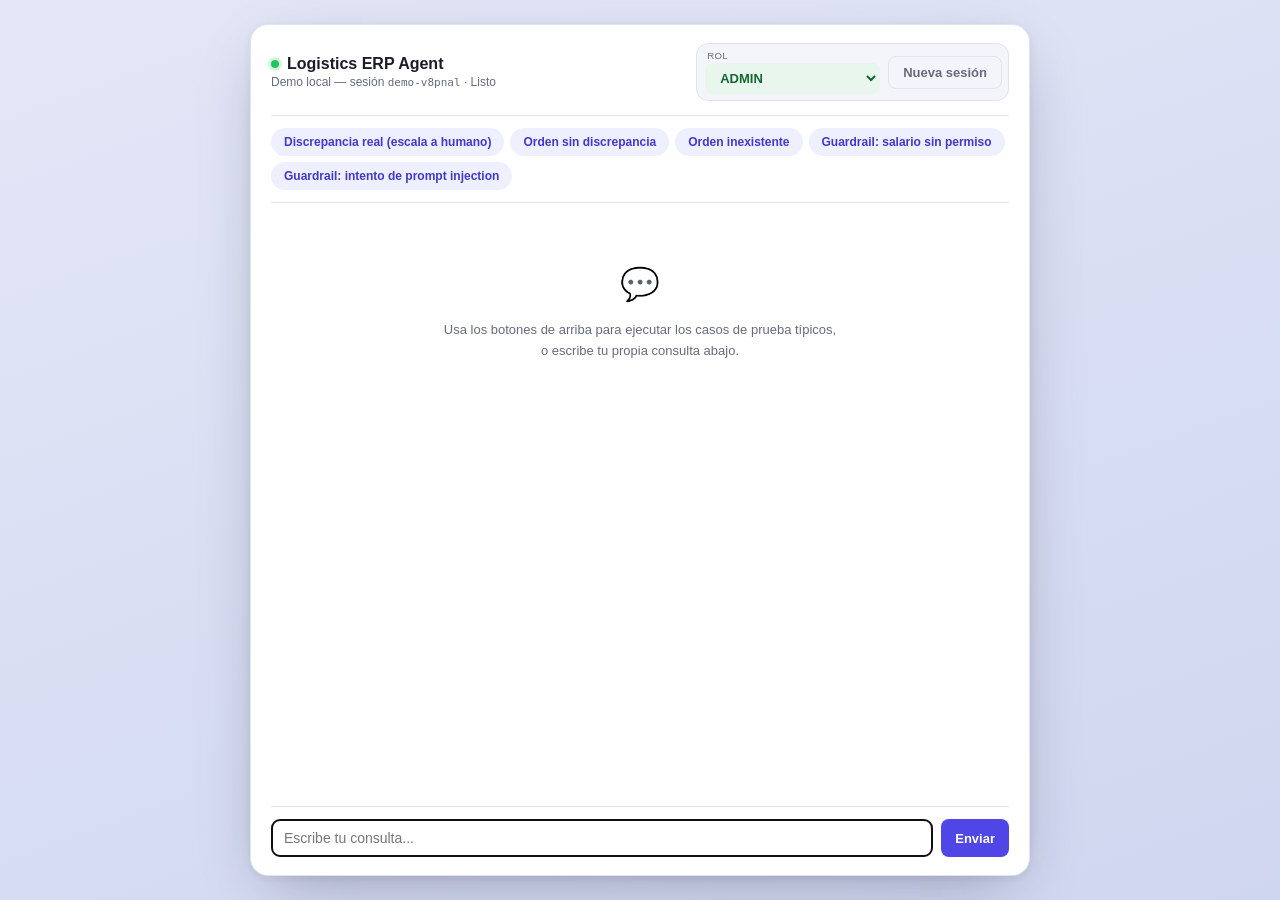
<file: web/index.html>
<!doctype html>
<html lang="es">
<head>
<meta charset="utf-8">
<meta name="viewport" content="width=device-width, initial-scale=1">
<title>Logistics ERP Agent — Demo</title>
<link rel="stylesheet" href="style.css">
</head>
<body>
<div class="app">
  <header>
    <div>
      <h1>
        <span class="status-dot" id="statusDot" aria-hidden="true"></span>
        Logistics ERP Agent
      </h1>
      <div class="sub">Demo local — sesión <span id="threadLabel" class="thread-id"></span> · <span id="statusText">Listo</span></div>
    </div>
    <div class="controls">
      <div class="role-field">
        <label for="role">Rol</label>
        <select id="role" data-role="ADMIN">
          <option value="EMPLOYEE">EMPLOYEE</option>
          <option value="FINANCE_MANAGER">FINANCE_MANAGER</option>
          <option value="ADMIN" selected>ADMIN</option>
        </select>
      </div>
      <button class="secondary" id="newSession" title="Reinicia el thread_id y borra el historial visible">Nueva sesión</button>
    </div>
  </header>

  <div class="quick-prompts" id="quickPrompts"></div>

  <div class="messages" id="messages" aria-live="polite" aria-relevant="additions">
    <div class="empty-hint" id="emptyHint">
      <div class="empty-icon" aria-hidden="true">💬</div>
      Usa los botones de arriba para ejecutar los casos de prueba típicos,<br>
      o escribe tu propia consulta abajo.
    </div>
  </div>

  <form class="composer" id="composer">
    <input type="text" id="messageInput" placeholder="Escribe tu consulta..." autocomplete="off" aria-label="Mensaje para el agente">
    <button type="submit" id="sendBtn">Enviar</button>
  </form>
</div>

<script src="sse.js"></script>
<script src="app.js"></script>
</body>
</html>
</file>
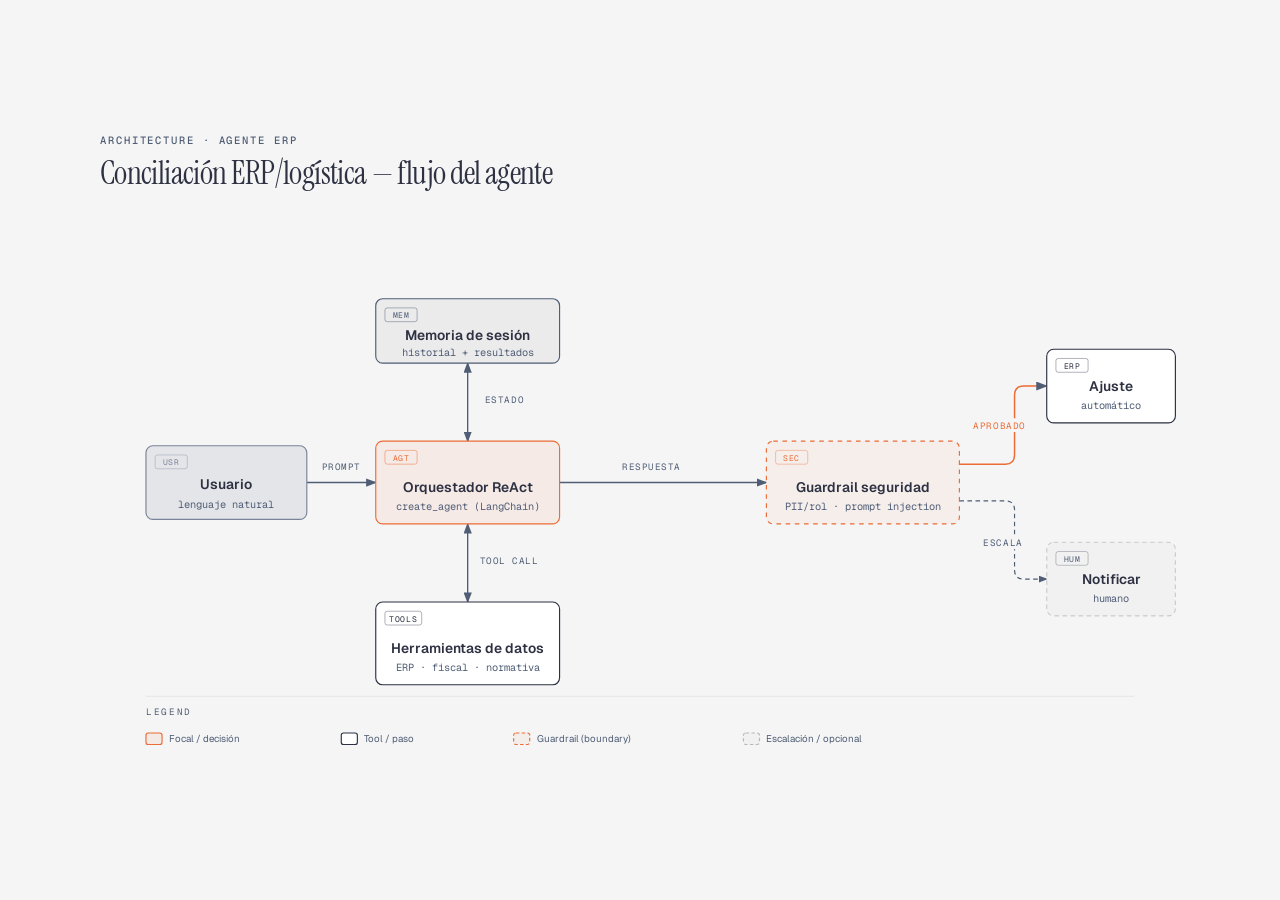
<file: docs/assets/arquitectura-agentica.html>
<!DOCTYPE html>
<html lang="es">
<head>
  <meta charset="UTF-8">
  <meta name="viewport" content="width=device-width, initial-scale=1.0">
  <title>Agente ERP · Arquitectura</title>
  <link href="https://fonts.googleapis.com/css2?family=Instrument+Serif:ital@0;1&family=Geist:wght@400;500;600&family=Geist+Mono:wght@400;500;600&display=swap" rel="stylesheet">
  <style>
    *, *::before, *::after { box-sizing: border-box; margin: 0; padding: 0; }
    :root {
      --color-paper:   #f5f5f5;
      --color-ink:     #2d3142;
      --color-muted:   #4f5d75;
      --color-accent:  #eb6c36;
      --font-sans:     'Geist', system-ui, sans-serif;
      --font-serif:    'Instrument Serif', serif;
      --font-mono:     'Geist Mono', ui-monospace, monospace;
    }
    body {
      font-family: var(--font-sans);
      background: var(--color-paper);
      color: var(--color-ink);
      min-height: 100vh;
      display: flex;
      align-items: center;
      justify-content: center;
      padding: 3rem 2rem;
    }
    .frame { max-width: 1080px; width: 100%; }
    .eyebrow {
      font-family: var(--font-mono);
      font-size: 0.66rem;
      font-weight: 500;
      letter-spacing: 0.18em;
      text-transform: uppercase;
      color: var(--color-muted);
      margin-bottom: 0.5rem;
    }
    h1 {
      font-family: var(--font-serif);
      font-size: clamp(1.5rem, 2.4vw + 0.75rem, 2rem);
      font-weight: 400;
      letter-spacing: -0.02em;
      line-height: 1.15;
      color: var(--color-ink);
      margin-bottom: 1.5rem;
    }
    svg { width: 100%; min-width: 820px; display: block; }
  </style>
</head>
<body>
  <div class="frame">
    <p class="eyebrow">Architecture · Agente ERP</p>
    <h1>Conciliación ERP/logística — flujo del agente</h1>

    <svg viewBox="0 0 940 480" xmlns="http://www.w3.org/2000/svg" role="img" aria-labelledby="erp-agent-title erp-agent-desc">
      <title id="erp-agent-title">Arquitectura del agente de conciliación ERP</title>
      <desc id="erp-agent-desc">Diagrama de arquitectura mostrando un orquestador ReAct que consulta herramientas de datos, pasa por un guardrail de seguridad, y aprueba un ajuste automático en el ERP o escala a revisión humana.</desc>
      <defs>
        <marker id="arrow" markerWidth="8" markerHeight="6" refX="7" refY="3" orient="auto"><polygon points="0 0, 8 3, 0 6" fill="#4f5d75"/></marker>
        <marker id="arrow-both" markerWidth="8" markerHeight="6" refX="7" refY="3" orient="auto-start-reverse"><polygon points="0 0, 8 3, 0 6" fill="#4f5d75"/></marker>
      </defs>

      <rect width="100%" height="100%" fill="#f5f5f5"/>

      <!-- Arrows first (behind boxes) -->
      <!-- Usuario -> Orquestador -->
      <line x1="180" y1="232" x2="240" y2="232" stroke="#4f5d75" stroke-width="1.2" marker-end="url(#arrow)"/>
      <rect x="187" y="212" width="46" height="12" rx="2" fill="#f5f5f5"/>
      <text x="210" y="221" fill="#4f5d75" font-size="8" font-family="'Geist Mono', monospace" text-anchor="middle" letter-spacing="0.06em">PROMPT</text>

      <!-- Orquestador <-> Memoria (bidirectional state) -->
      <line x1="320" y1="196" x2="320" y2="128" stroke="#4f5d75" stroke-width="1.2" marker-end="url(#arrow-both)" marker-start="url(#arrow-both)"/>
      <rect x="326" y="154" width="52" height="12" rx="2" fill="#f5f5f5"/>
      <text x="352" y="163" fill="#4f5d75" font-size="8" font-family="'Geist Mono', monospace" text-anchor="middle" letter-spacing="0.06em">ESTADO</text>

      <!-- Orquestador -> Herramientas (loop: agent calls tools, reads results back) -->
      <line x1="320" y1="268" x2="320" y2="336" stroke="#4f5d75" stroke-width="1.2" marker-end="url(#arrow-both)" marker-start="url(#arrow-both)"/>
      <rect x="326" y="294" width="60" height="12" rx="2" fill="#f5f5f5"/>
      <text x="356" y="303" fill="#4f5d75" font-size="8" font-family="'Geist Mono', monospace" text-anchor="middle" letter-spacing="0.06em">TOOL CALL</text>

      <!-- Orquestador -> Guardrail -->
      <line x1="400" y1="232" x2="580" y2="232" stroke="#4f5d75" stroke-width="1.2" marker-end="url(#arrow)"/>
      <rect x="447" y="212" width="66" height="12" rx="2" fill="#f5f5f5"/>
      <text x="480" y="221" fill="#4f5d75" font-size="8" font-family="'Geist Mono', monospace" text-anchor="middle" letter-spacing="0.06em">RESPUESTA</text>

      <!-- Guardrail -> Ajuste ERP (approved path) -->
      <path d="M 748,216 H 788 Q 796,216 796,208 V 156 Q 796,148 804,148 H 824"
            fill="none" stroke="#eb6c36" stroke-width="1.3" marker-end="url(#arrow)"/>
      <rect x="753" y="176" width="60" height="12" rx="2" fill="#f5f5f5"/>
      <text x="783" y="185" fill="#eb6c36" font-size="8" font-family="'Geist Mono', monospace" text-anchor="middle" letter-spacing="0.06em">APROBADO</text>

      <!-- Guardrail -> Notificar humano (escalation / blocked path) -->
      <path d="M 748,248 H 788 Q 796,248 796,256 V 308 Q 796,316 804,316 H 824"
            fill="none" stroke="#4f5d75" stroke-width="1" stroke-dasharray="4,3" marker-end="url(#arrow)"/>
      <rect x="761" y="278" width="50" height="12" rx="2" fill="#f5f5f5"/>
      <text x="786" y="287" fill="#4f5d75" font-size="8" font-family="'Geist Mono', monospace" text-anchor="middle" letter-spacing="0.06em">ESCALA</text>

      <!-- Node: Usuario (Input/User) -->
      <rect x="40" y="200" width="140" height="64" rx="6" fill="#f5f5f5"/>
      <rect x="40" y="200" width="140" height="64" rx="6" fill="rgba(79,93,117,0.10)" stroke="#7a8399" stroke-width="1"/>
      <rect x="48" y="208" width="28" height="12" rx="2" fill="transparent" stroke="rgba(122,131,153,0.40)" stroke-width="0.8"/>
      <text x="62" y="217" fill="#7a8399" font-size="7" font-family="'Geist Mono', monospace" text-anchor="middle" letter-spacing="0.08em">USR</text>
      <text x="110" y="238" fill="#2d3142" font-size="12" font-weight="600" font-family="'Geist', sans-serif" text-anchor="middle">Usuario</text>
      <text x="110" y="254" fill="#4f5d75" font-size="9" font-family="'Geist Mono', monospace" text-anchor="middle">lenguaje natural</text>

      <!-- Node: Memoria de sesión (Store) -->
      <rect x="240" y="72" width="160" height="56" rx="6" fill="#f5f5f5"/>
      <rect x="240" y="72" width="160" height="56" rx="6" fill="rgba(45,49,66,0.05)" stroke="#4f5d75" stroke-width="1"/>
      <rect x="248" y="80" width="28" height="12" rx="2" fill="transparent" stroke="rgba(79,93,117,0.50)" stroke-width="0.8"/>
      <text x="262" y="89" fill="#4f5d75" font-size="7" font-family="'Geist Mono', monospace" text-anchor="middle" letter-spacing="0.08em">MEM</text>
      <text x="320" y="108" fill="#2d3142" font-size="12" font-weight="600" font-family="'Geist', sans-serif" text-anchor="middle">Memoria de sesión</text>
      <text x="320" y="122" fill="#4f5d75" font-size="9" font-family="'Geist Mono', monospace" text-anchor="middle">historial + resultados</text>

      <!-- Node: Orquestador ReAct (FOCAL) -->
      <rect x="240" y="196" width="160" height="72" rx="6" fill="#f5f5f5"/>
      <rect x="240" y="196" width="160" height="72" rx="6" fill="rgba(235,108,54,0.08)" stroke="#eb6c36" stroke-width="1"/>
      <rect x="248" y="204" width="28" height="12" rx="2" fill="transparent" stroke="rgba(235,108,54,0.50)" stroke-width="0.8"/>
      <text x="262" y="213" fill="#eb6c36" font-size="7" font-family="'Geist Mono', monospace" text-anchor="middle" letter-spacing="0.08em">AGT</text>
      <text x="320" y="240" fill="#2d3142" font-size="12" font-weight="600" font-family="'Geist', sans-serif" text-anchor="middle">Orquestador ReAct</text>
      <text x="320" y="256" fill="#4f5d75" font-size="9" font-family="'Geist Mono', monospace" text-anchor="middle">create_agent (LangChain)</text>

      <!-- Node: Herramientas (grouped: ERP data, discrepancia fiscal, RAG normativo) -->
      <rect x="240" y="336" width="160" height="72" rx="6" fill="#f5f5f5"/>
      <rect x="240" y="336" width="160" height="72" rx="6" fill="#ffffff" stroke="#2d3142" stroke-width="1"/>
      <rect x="248" y="344" width="32" height="12" rx="2" fill="transparent" stroke="rgba(45,49,66,0.40)" stroke-width="0.8"/>
      <text x="264" y="353" fill="#2d3142" font-size="7" font-family="'Geist Mono', monospace" text-anchor="middle" letter-spacing="0.08em">TOOLS</text>
      <text x="320" y="380" fill="#2d3142" font-size="12" font-weight="600" font-family="'Geist', sans-serif" text-anchor="middle">Herramientas de datos</text>
      <text x="320" y="396" fill="#4f5d75" font-size="9" font-family="'Geist Mono', monospace" text-anchor="middle">ERP · fiscal · normativa</text>

      <!-- Node: Guardrail (Security/Boundary, FOCAL 2/2) -->
      <rect x="580" y="196" width="168" height="72" rx="6" fill="#f5f5f5"/>
      <rect x="580" y="196" width="168" height="72" rx="6" fill="rgba(235,108,54,0.05)" stroke="#eb6c36" stroke-width="1" stroke-dasharray="4,4"/>
      <rect x="588" y="204" width="28" height="12" rx="2" fill="transparent" stroke="rgba(235,108,54,0.40)" stroke-width="0.8"/>
      <text x="602" y="213" fill="#eb6c36" font-size="7" font-family="'Geist Mono', monospace" text-anchor="middle" letter-spacing="0.08em">SEC</text>
      <text x="664" y="240" fill="#2d3142" font-size="12" font-weight="600" font-family="'Geist', sans-serif" text-anchor="middle">Guardrail seguridad</text>
      <text x="664" y="256" fill="#4f5d75" font-size="9" font-family="'Geist Mono', monospace" text-anchor="middle">PII/rol · prompt injection</text>

      <!-- Node: Ajuste ERP automático (approved outcome) -->
      <rect x="824" y="116" width="112" height="64" rx="6" fill="#f5f5f5"/>
      <rect x="824" y="116" width="112" height="64" rx="6" fill="#ffffff" stroke="#2d3142" stroke-width="1"/>
      <rect x="832" y="124" width="28" height="12" rx="2" fill="transparent" stroke="rgba(45,49,66,0.40)" stroke-width="0.8"/>
      <text x="846" y="133" fill="#2d3142" font-size="7" font-family="'Geist Mono', monospace" text-anchor="middle" letter-spacing="0.08em">ERP</text>
      <text x="880" y="152" fill="#2d3142" font-size="12" font-weight="600" font-family="'Geist', sans-serif" text-anchor="middle">Ajuste</text>
      <text x="880" y="168" fill="#4f5d75" font-size="9" font-family="'Geist Mono', monospace" text-anchor="middle">automático</text>

      <!-- Node: Notificar humano (escalation outcome, Optional/Async) -->
      <rect x="824" y="284" width="112" height="64" rx="6" fill="#f5f5f5"/>
      <rect x="824" y="284" width="112" height="64" rx="6" fill="rgba(45,49,66,0.02)" stroke="rgba(45,49,66,0.20)" stroke-width="1" stroke-dasharray="4,3"/>
      <rect x="832" y="292" width="28" height="12" rx="2" fill="transparent" stroke="rgba(45,49,66,0.30)" stroke-width="0.8"/>
      <text x="846" y="301" fill="#4f5d75" font-size="7" font-family="'Geist Mono', monospace" text-anchor="middle" letter-spacing="0.08em">HUM</text>
      <text x="880" y="320" fill="#2d3142" font-size="12" font-weight="600" font-family="'Geist', sans-serif" text-anchor="middle">Notificar</text>
      <text x="880" y="336" fill="#4f5d75" font-size="9" font-family="'Geist Mono', monospace" text-anchor="middle">humano</text>

      <!-- Legend strip -->
      <line x1="40" y1="418" x2="900" y2="418" stroke="rgba(45,49,66,0.10)" stroke-width="0.8"/>
      <text x="40" y="434" fill="#4f5d75" font-size="8" font-family="'Geist Mono', monospace" letter-spacing="0.18em">LEGEND</text>

      <rect x="40" y="450" width="14" height="10" rx="2" fill="rgba(235,108,54,0.08)" stroke="#eb6c36" stroke-width="1"/>
      <text x="60" y="458" fill="#4f5d75" font-size="8.5" font-family="'Geist', sans-serif">Focal / decisión</text>

      <rect x="210" y="450" width="14" height="10" rx="2" fill="#ffffff" stroke="#2d3142" stroke-width="1"/>
      <text x="230" y="458" fill="#4f5d75" font-size="8.5" font-family="'Geist', sans-serif">Tool / paso</text>

      <rect x="360" y="450" width="14" height="10" rx="2" fill="rgba(235,108,54,0.05)" stroke="#eb6c36" stroke-width="1" stroke-dasharray="3,2"/>
      <text x="380" y="458" fill="#4f5d75" font-size="8.5" font-family="'Geist', sans-serif">Guardrail (boundary)</text>

      <rect x="560" y="450" width="14" height="10" rx="2" fill="rgba(45,49,66,0.02)" stroke="rgba(45,49,66,0.30)" stroke-width="1" stroke-dasharray="3,2"/>
      <text x="580" y="458" fill="#4f5d75" font-size="8.5" font-family="'Geist', sans-serif">Escalación / opcional</text>
    </svg>
  </div>
</body>
</html>
</file>
<file: web/style.css>
:root {
  /* Page backdrop is deliberately darker/cooler than the chat card, so the
     card reads as a floating widget instead of blending into the page. */
  --page-bg-start: #e3e7f7;
  --page-bg-end: #cfd6ef;
  --panel: #ffffff;
  --panel-2: #f4f5fb;
  --text: #1a1d29;
  --muted: #666c7d;
  --border: #e1e3ee;

  --accent: #4f46e5;
  --accent-strong: #4338ca;
  --accent-soft: #eef0ff;
  --accent-text-on-soft: #4338ca;

  --user-bubble: #4f46e5;
  --user-text: #ffffff;
  --agent-bubble: #f1f2f8;
  --agent-text: #1a1d29;

  --step: #0d9488;
  --step-bg: #ecfdf9;

  --blocked-bg: #fdecec;
  --blocked-border: #f2b8b8;
  --blocked-text: #a12727;
  --error-bg: #fdecec;
  --error-text: #a12727;
  --ok-bg: #e8f6ee;
  --ok-text: #166534;

  --role-employee-bg: #fef3e2; --role-employee-text: #9a5b06;
  --role-finance-bg: #eef0ff; --role-finance-text: #4338ca;
  --role-admin-bg: #e8f6ee; --role-admin-text: #166534;
}
@media (prefers-color-scheme: dark) {
  :root {
    --page-bg-start: #05060a;
    --page-bg-end: #14172a;
    --panel: #1b1e29;
    --panel-2: #21242f;
    --text: #e9eaf2;
    --muted: #9599aa;
    --border: #2c3040;

    --accent: #7c7bff;
    --accent-strong: #9391ff;
    --accent-soft: #262a45;
    --accent-text-on-soft: #b3b2ff;

    --user-bubble: #5854e0;
    --user-text: #ffffff;
    --agent-bubble: #262a38;
    --agent-text: #e9eaf2;

    --step: #2dd4bf;
    --step-bg: #0f2b28;

    --blocked-bg: #3a2020;
    --blocked-border: #5a2c2c;
    --blocked-text: #ff9b9b;
    --error-bg: #3a2020;
    --error-text: #ff9b9b;
    --ok-bg: #16321f;
    --ok-text: #7be3a0;

    --role-employee-bg: #3a2c10; --role-employee-text: #f5b95c;
    --role-finance-bg: #23274a; --role-finance-text: #b3b2ff;
    --role-admin-bg: #123322; --role-admin-text: #7be3a0;
  }
}
* { box-sizing: border-box; }
body {
  margin: 0;
  font-family: -apple-system, BlinkMacSystemFont, "Segoe UI", Roboto, Helvetica, Arial, sans-serif;
  background: linear-gradient(160deg, var(--page-bg-start), var(--page-bg-end));
  background-attachment: fixed;
  color: var(--text);
  min-height: 100vh;
  display: flex;
  justify-content: center;
  align-items: center;
  padding: 24px 16px;
}
.app {
  width: 100%;
  max-width: 780px;
  display: flex;
  flex-direction: column;
  height: min(880px, calc(100vh - 48px));
  background: var(--panel);
  border: 1px solid var(--border);
  border-radius: 18px;
  box-shadow: 0 20px 60px -20px rgba(20, 24, 50, 0.35), 0 2px 10px rgba(20, 24, 50, 0.06);
  padding: 18px 20px;
  overflow: hidden;
}
header {
  display: flex;
  align-items: center;
  justify-content: space-between;
  gap: 12px;
  padding-bottom: 14px;
  border-bottom: 1px solid var(--border);
  flex-wrap: wrap;
}
header h1 { font-size: 16px; margin: 0; font-weight: 600; display: flex; align-items: center; gap: 8px; }
header .sub { font-size: 12px; color: var(--muted); margin-top: 2px; }

.status-dot {
  width: 8px;
  height: 8px;
  border-radius: 50%;
  background: #22c55e;
  box-shadow: 0 0 0 3px rgba(34, 197, 94, 0.18);
  flex-shrink: 0;
}
.status-dot.busy {
  background: #f59e0b;
  box-shadow: 0 0 0 3px rgba(245, 158, 11, 0.2);
  animation: pulse 1.1s ease-in-out infinite;
}
@keyframes pulse {
  0%, 100% { opacity: 1; }
  50% { opacity: 0.45; }
}
.controls {
  display: flex;
  gap: 6px;
  align-items: center;
  flex-wrap: wrap;
  background: var(--panel-2);
  border: 1px solid var(--border);
  border-radius: 12px;
  padding: 6px;
}
.role-field { display: flex; flex-direction: column; gap: 2px; padding: 0 2px; }
.role-field label {
  font-size: 9.5px;
  color: var(--muted);
  text-transform: uppercase;
  letter-spacing: 0.05em;
  padding-left: 2px;
}
select {
  background: var(--role-admin-bg);
  color: var(--role-admin-text);
  border: 1px solid transparent;
  border-radius: 8px;
  padding: 6px 10px;
  font-size: 13px;
  font-weight: 700;
  cursor: pointer;
}
select#role[data-role="EMPLOYEE"] { background: var(--role-employee-bg); color: var(--role-employee-text); }
select#role[data-role="FINANCE_MANAGER"] { background: var(--role-finance-bg); color: var(--role-finance-text); }
select#role[data-role="ADMIN"] { background: var(--role-admin-bg); color: var(--role-admin-text); }

button {
  background: var(--accent);
  color: white;
  border: none;
  border-radius: 8px;
  padding: 8px 14px;
  font-size: 13px;
  font-weight: 600;
  cursor: pointer;
  transition: background 0.15s ease;
}
button:hover:not(:disabled) { background: var(--accent-strong); }
button.secondary {
  background: transparent;
  color: var(--muted);
  border: 1px solid var(--border);
}
button.secondary:hover:not(:disabled) { background: var(--panel); color: var(--text); }
button:disabled { opacity: 0.5; cursor: default; }

.thread-id { font-size: 11px; color: var(--muted); font-family: ui-monospace, SFMono-Regular, Menlo, monospace; }

.quick-prompts {
  display: flex;
  flex-wrap: wrap;
  gap: 6px;
  padding: 12px 0;
  border-bottom: 1px solid var(--border);
}
.chip {
  background: var(--accent-soft);
  color: var(--accent-text-on-soft);
  border: 1px solid transparent;
  border-radius: 999px;
  padding: 6px 12px;
  font-size: 12px;
  font-weight: 600;
  cursor: pointer;
  text-align: left;
  transition: background 0.15s ease, color 0.15s ease;
}
.chip:hover:not(:disabled) { background: var(--accent); color: #ffffff; }
.chip:disabled { opacity: 0.5; cursor: default; }

.messages {
  flex: 1;
  overflow-y: auto;
  scroll-behavior: smooth;
  padding: 16px 4px;
  display: flex;
  flex-direction: column;
  gap: 14px;
}
.row {
  display: flex;
  align-items: flex-end;
  gap: 8px;
  animation: fadeInUp 0.18s ease-out;
}
.row.user { justify-content: flex-end; }
.row.agent { justify-content: flex-start; }
@keyframes fadeInUp {
  from { opacity: 0; transform: translateY(6px); }
  to { opacity: 1; transform: translateY(0); }
}

.avatar {
  width: 24px;
  height: 24px;
  border-radius: 50%;
  display: flex;
  align-items: center;
  justify-content: center;
  font-size: 10px;
  font-weight: 700;
  letter-spacing: 0.02em;
  flex-shrink: 0;
}
.avatar-user { background: var(--user-bubble); color: var(--user-text); }
.avatar-agent { background: var(--accent-soft); color: var(--accent-text-on-soft); border: 1px solid var(--border); }

.bubble-col { display: flex; flex-direction: column; max-width: 82%; }
.row.user .bubble-col { align-items: flex-end; }

.bubble {
  padding: 10px 14px;
  border-radius: 14px;
  font-size: 14px;
  line-height: 1.45;
  white-space: pre-wrap;
}
.row.user .bubble { background: var(--user-bubble); color: var(--user-text); border-bottom-right-radius: 4px; }
.row.agent .bubble { background: var(--agent-bubble); color: var(--agent-text); border-bottom-left-radius: 4px; }
.bubble.blocked { background: var(--blocked-bg); color: var(--blocked-text); border: 1px solid var(--blocked-border); }
.bubble.error { background: var(--error-bg); color: var(--error-text); }

.timestamp { font-size: 10px; color: var(--muted); margin-top: 3px; padding: 0 4px; }

.agent-wrap { max-width: 100%; }

.steps { display: flex; flex-direction: column; gap: 4px; margin-bottom: 6px; align-items: flex-start; }
.step {
  font-size: 11px;
  font-weight: 600;
  color: var(--step);
  background: var(--step-bg);
  display: flex;
  align-items: center;
  gap: 6px;
  padding: 3px 9px;
  border-radius: 999px;
}
.step::before { content: "🔧"; font-size: 10px; }
.step.thinking::before { content: "⏳"; }

.typing-dots {
  display: inline-flex;
  align-items: center;
  gap: 3px;
  padding: 2px 0;
}
.typing-dots span {
  width: 5px;
  height: 5px;
  border-radius: 50%;
  background: var(--step);
  animation: typingBounce 1.1s infinite ease-in-out;
}
.typing-dots span:nth-child(2) { animation-delay: 0.15s; }
.typing-dots span:nth-child(3) { animation-delay: 0.3s; }
@keyframes typingBounce {
  0%, 60%, 100% { transform: translateY(0); opacity: 0.5; }
  30% { transform: translateY(-3px); opacity: 1; }
}

.status-badge {
  display: inline-flex;
  align-items: center;
  gap: 4px;
  font-size: 10.5px;
  font-weight: 600;
  padding: 2px 8px;
  border-radius: 999px;
  margin-top: 6px;
}
.status-badge.ok { background: var(--ok-bg); color: var(--ok-text); }
.status-badge.blocked { background: var(--blocked-bg); color: var(--blocked-text); }
.status-badge.error { background: var(--error-bg); color: var(--error-text); }

.composer { display: flex; gap: 8px; padding-top: 12px; border-top: 1px solid var(--border); }
.composer input[type=text] {
  flex: 1;
  padding: 10px 12px;
  font-size: 14px;
  background: var(--panel);
  color: var(--text);
  border: 1px solid var(--border);
  border-radius: 8px;
}

.empty-hint { color: var(--muted); font-size: 13px; text-align: center; margin-top: 40px; line-height: 1.6; }
.empty-icon { font-size: 32px; margin-bottom: 10px; }
</file>
